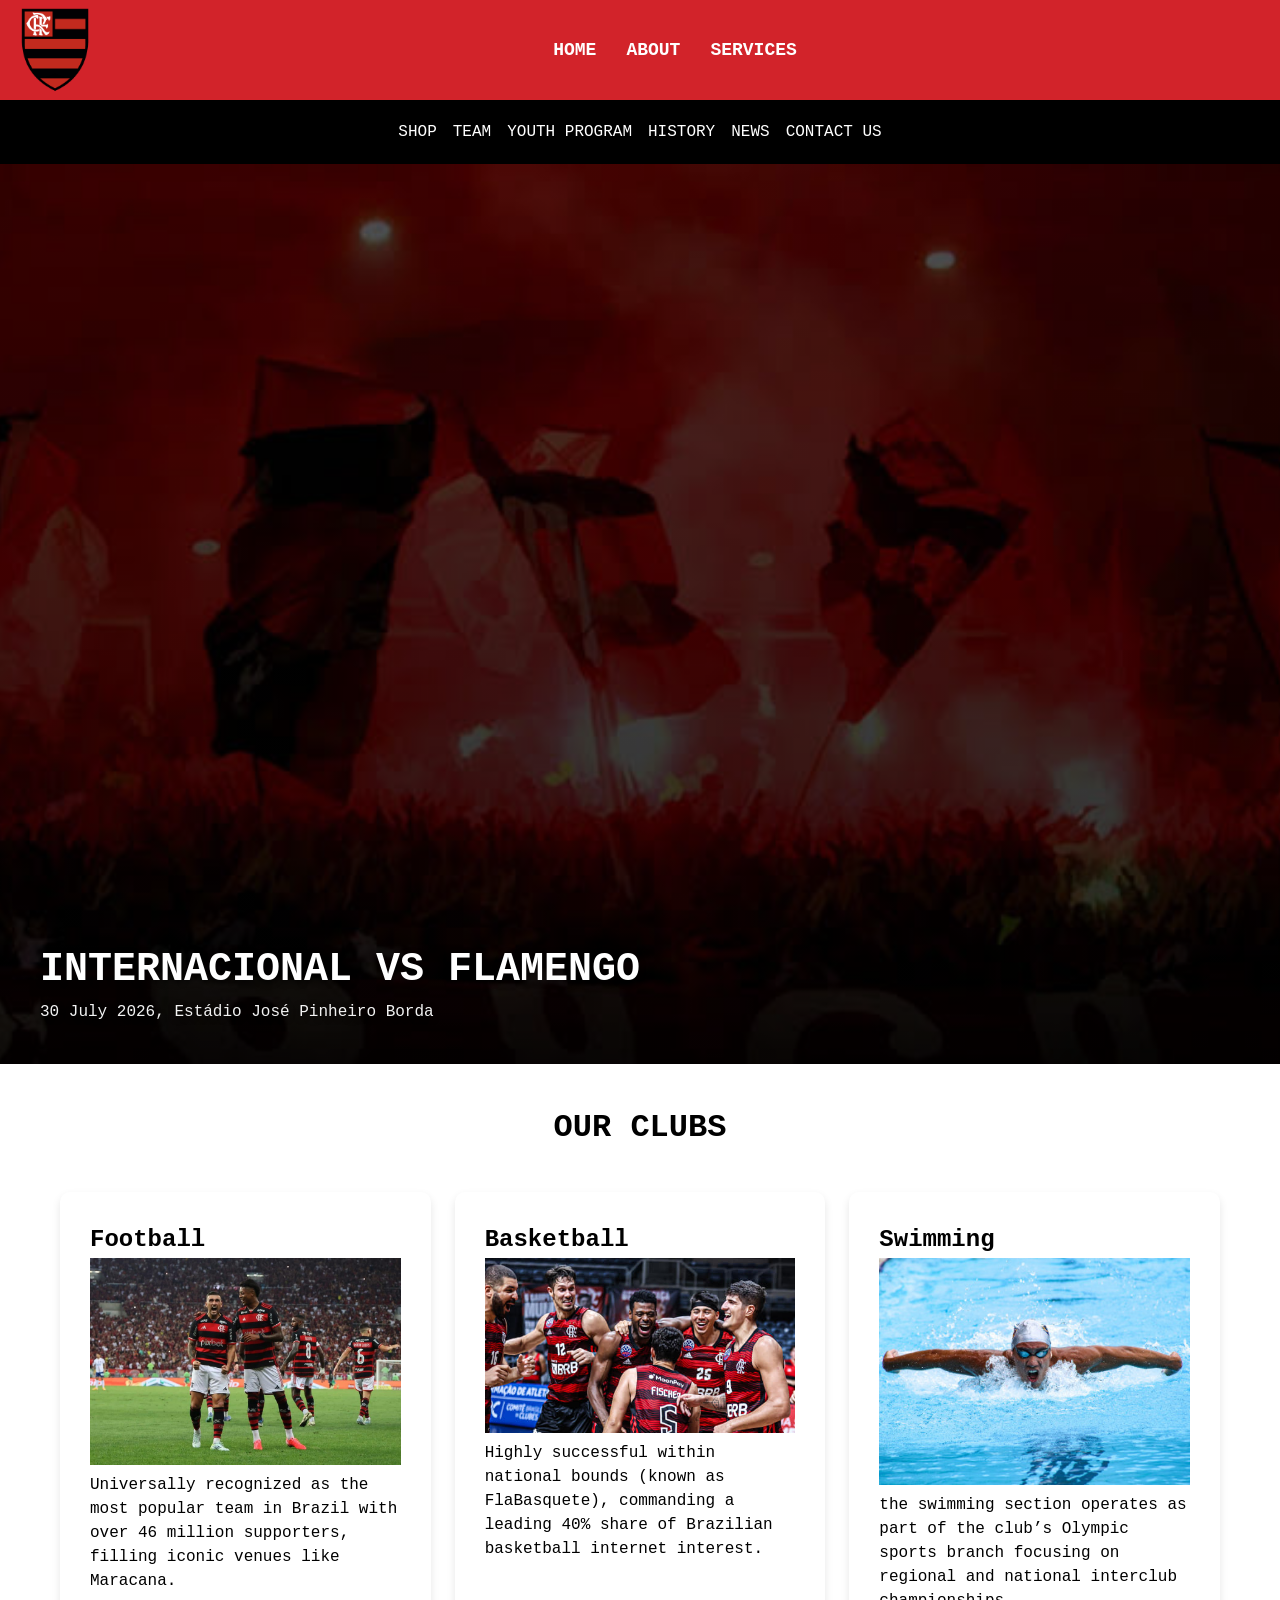
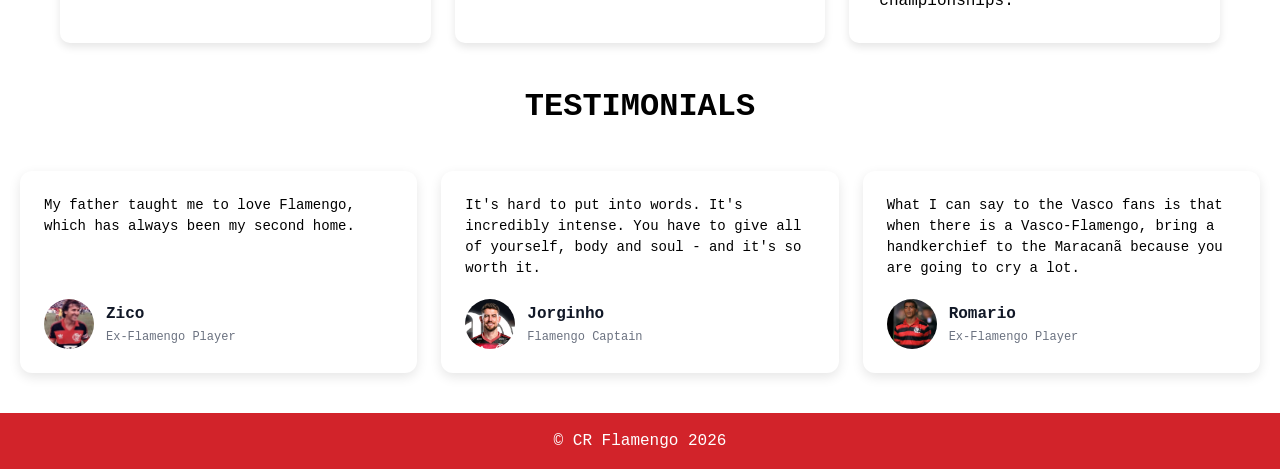
<file: index.html>
<!DOCTYPE html>
<html lang="en">
<head>
    <meta charset="UTF-8">
    <meta name="viewport" content="width=device-width, initial-scale=1.0">
    <title>CR Flamengo</title>
    <link rel="stylesheet" href="css/main.css">
</head>
<body>
    <header class="navigation">
        <nav class="primary-navbar">
            <div class="logo-container"></div>

            <div class="nav-links">
                <a href="">HOME</a>
                <a href="about.html">ABOUT</a>
                <a href="services.html">SERVICES</a>
            </div>
        </nav>

        <nav class="secondary-navbar">
            <div class="secondary-links">
                <a href="#">SHOP</a>
                <a href="team.html">TEAM</a>
                <a href="#">YOUTH PROGRAM</a>
                <a href="#">HISTORY</a>
                <a href="#">NEWS</a>
                <a href="contact.html">CONTACT US</a>
            </div>
        </nav>
    </header>


    <main>
        <section class="hero">
            <div class="hero-content">
                <h1>INTERNACIONAL VS FLAMENGO</h1>
                <p>30 July 2026, Estádio José Pinheiro Borda</p>
            </div>
        </section>

        <section class="club-section">
            <h2>OUR CLUBS</h2>
            <div class="clubs">

                <div class="club-card football">
                    <h3>Football</h3>
                    <img src="images/football.jpeg" alt="Flamengo Football Team">
                    <p class="card-text">
                        Universally recognized as the most popular team in Brazil with over 46 million supporters, filling iconic venues like Maracana.
                    </p>
                </div>

                <div class="club-card basketball">
                    <div class="card-content">
                        <h3>Basketball</h3>
                        <img src="images/basketball.jpeg" alt="Flamengo Basketball Team">
                        <p class="card-text">
                            Highly successful within national bounds (known as FlaBasquete), commanding a leading 40% share of Brazilian basketball internet interest.
                        </p>
                    </div>
                </div>

                <div class="club-card swimming">
                    <div class="card-content">
                        <h3>Swimming</h3>
                        <img src="images/swimming.jpg" alt="Flamengo Swim Team">
                        <p class="card-text">
                            the swimming section operates as part of the club’s Olympic sports branch focusing on regional and national interclub championships.
                        </p>
                    </div>
                </div>
            </div>
        </section>

        <section class="testimonial-section">
            <h2>TESTIMONIALS</h2>
            <div class="testimonials" >
                <div class="testimonial-card" id="zico">
                    <p class="testimonial-text">
                            My father taught me to love Flamengo, which has always been my second home.
                    </p>
                    <div class="testimonial-profile">
                        <img src="images/zico.jpeg" alt="User Photo" class="profile-img">
                        <div class="profile-info">
                            <h3 class="profile-name">Zico</h3>
                            <p class="profile-title">Ex-Flamengo Player</p>
                        </div>
                    </div>
            </div>

                    <div class="testimonial-card" id="jorginho">
                        <p class="testimonial-text">
                            It's hard to put into words. It's incredibly intense. You have to give all of yourself, body and soul - and it's so worth it.
                        </p>
                        <div class="testimonial-profile">
                            <img src="images/jorginho.webp" alt="User Photo" class="profile-img">
                            <div class="profile-info">
                                <h3 class="profile-name">Jorginho</h3>
                                <p class="profile-title">Flamengo Captain</p>
                            </div>
                        </div>
                    </div>

                <div class="testimonial-card" id="romario">
                    <p class="testimonial-text">
                        What I can say to the Vasco fans is that when there is a Vasco-Flamengo, bring a handkerchief to the Maracanã because you are going to cry a lot.
                    </p>
                    <div class="testimonial-profile">
                        <img src="images/romario.jpeg" alt="User Photo" class="profile-img">
                        <div class="profile-info">                                <h3 class="profile-name">Romario</h3>
                            <p class="profile-title">Ex-Flamengo Player</p>
                        </div>
                    </div>
                </div>
            </div>
        </section>
    </main>

    <footer>
        <p>&copy; CR Flamengo 2026</p>
    </footer>
</body>
</html>
</file>
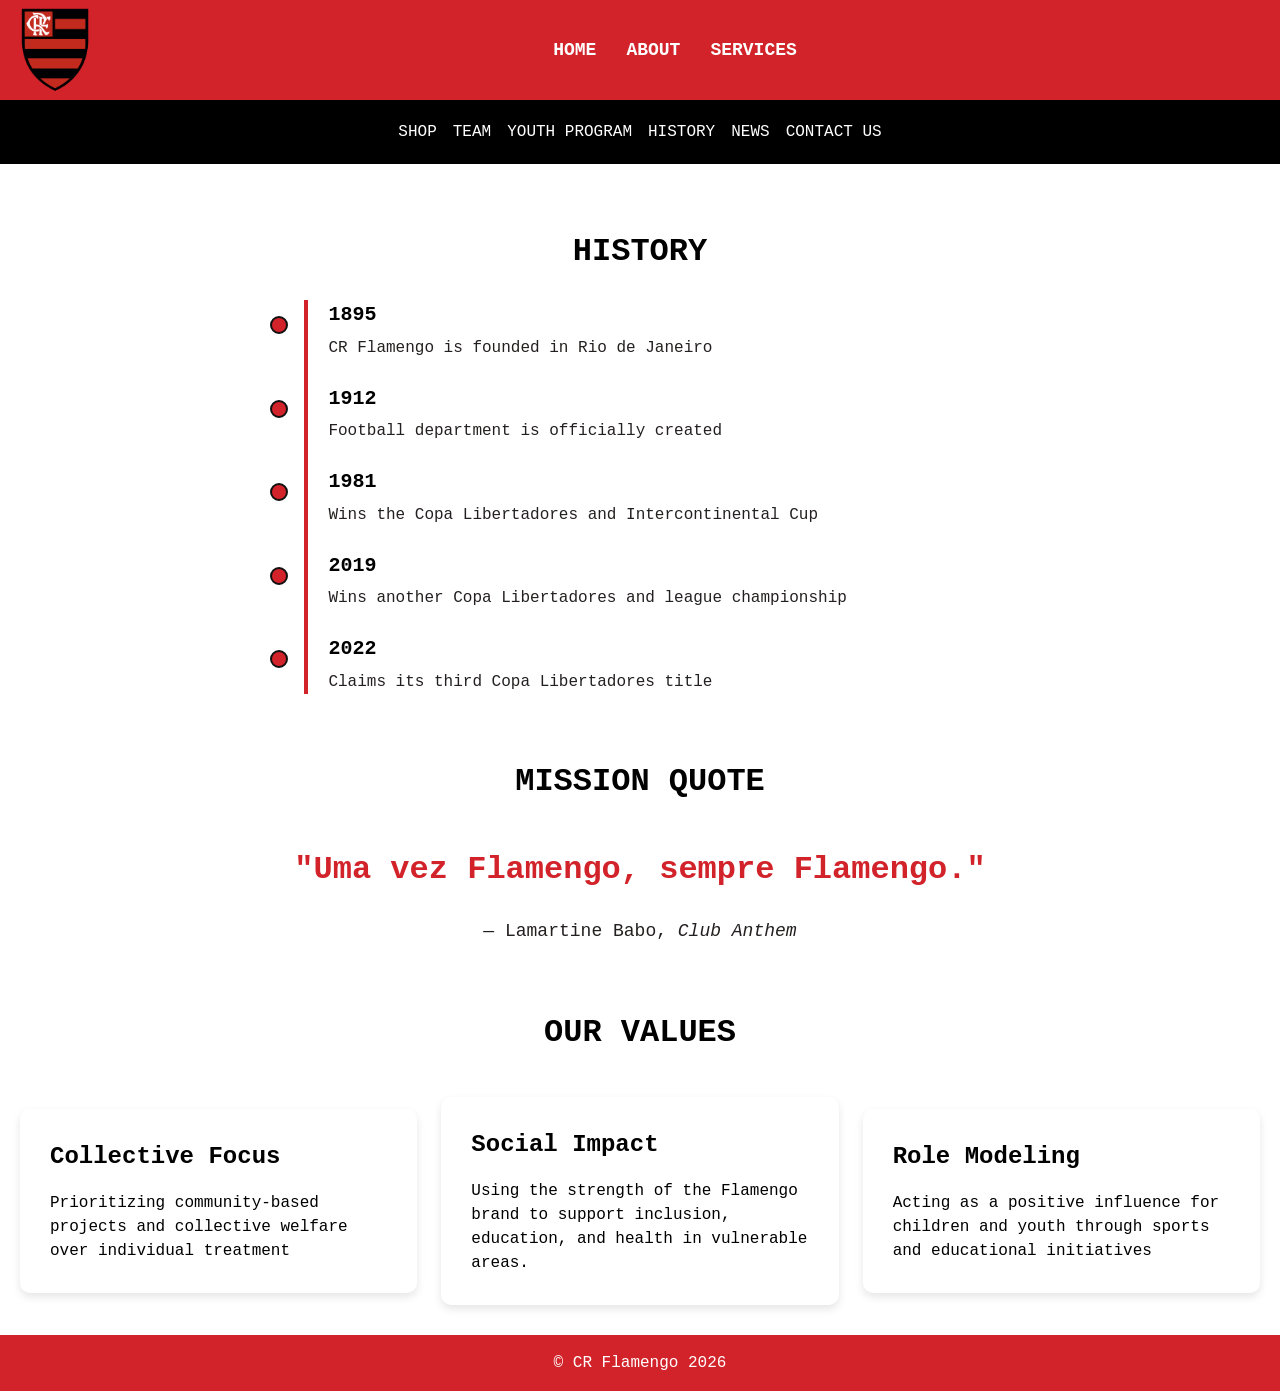
<file: about.html>
<!DOCTYPE html>
<html lang="en">
<head>
    <meta charset="UTF-8">
    <meta name="viewport" content="width=device-width, initial-scale=1.0">
    <title>CR Flamengo</title>
    <link rel="stylesheet" href="css/main.css">
</head>
<body>
    <header class="navigation">
        <nav class="primary-navbar">
            <div class="logo-container"></div>

            <div class="nav-links">
                <a href="index.html">HOME</a>
                <a href="">ABOUT</a>
                <a href="services.html">SERVICES</a>
            </div>
        </nav>

        <nav class="secondary-navbar">
            <div class="secondary-links">
                <a href="#">SHOP</a>
                <a href="team.html">TEAM</a>
                <a href="#">YOUTH PROGRAM</a>
                <a href="#">HISTORY</a>
                <a href="#">NEWS</a>
                <a href="contact.html">CONTACT US</a>
            </div>
        </nav>
    </header>

    <main>
        <section class="timeline">
            <h2 class="timeline-title">HISTORY</h2>

            <dl class="timeline-list">
                <div class="timeline-item">
                    <dt>1895</dt>
                    <dd>CR Flamengo is founded in Rio de Janeiro</dd>
                </div>

                <div class="timeline-item">
                    <dt>1912</dt>
                    <dd>Football department is officially created</dd>
                </div>

                <div class="timeline-item">
                    <dt>1981</dt>
                    <dd>Wins the Copa Libertadores and Intercontinental Cup</dd>
                </div>

                <div class="timeline-item">
                    <dt>2019</dt>
                    <dd>Wins another Copa Libertadores and league championship</dd>
                </div>

                <div class="timeline-item">
                    <dt>2022</dt>
                    <dd>Claims its third Copa Libertadores title</dd>
                </div>
            </dl>
        </section>

        <section>
            <h2>MISSION QUOTE</h2>

            <blockquote>
                <p class="quote-text">"Uma vez Flamengo, sempre Flamengo."</p>
                <p class="quote-source">— Lamartine Babo, <cite>Club Anthem</cite></p>
            </blockquote>
        </section>

        <section>
            <h2>OUR VALUES</h2>

            <div class="our-values">
                <div class="value-card">
                    <h3>Collective Focus</h3>
                    <p>
                        Prioritizing community-based projects and collective welfare over individual treatment
                    </p>
                </div>

                <div class="value-card">
                    <h3>Social Impact</h3>
                    <p>
                        Using the strength of the Flamengo brand to support inclusion, education, and health in vulnerable areas.
                    </p>
                </div>

                <div class="value-card">
                    <h3>Role Modeling</h3>
                    <p>
                        Acting as a positive influence for children and youth through sports and educational initiatives
                    </p>
                </div>
            </div>

        </section>
    </main>

    <footer>
        <p>&copy; CR Flamengo 2026</p>
    </footer>
</body>
</html>
</file>
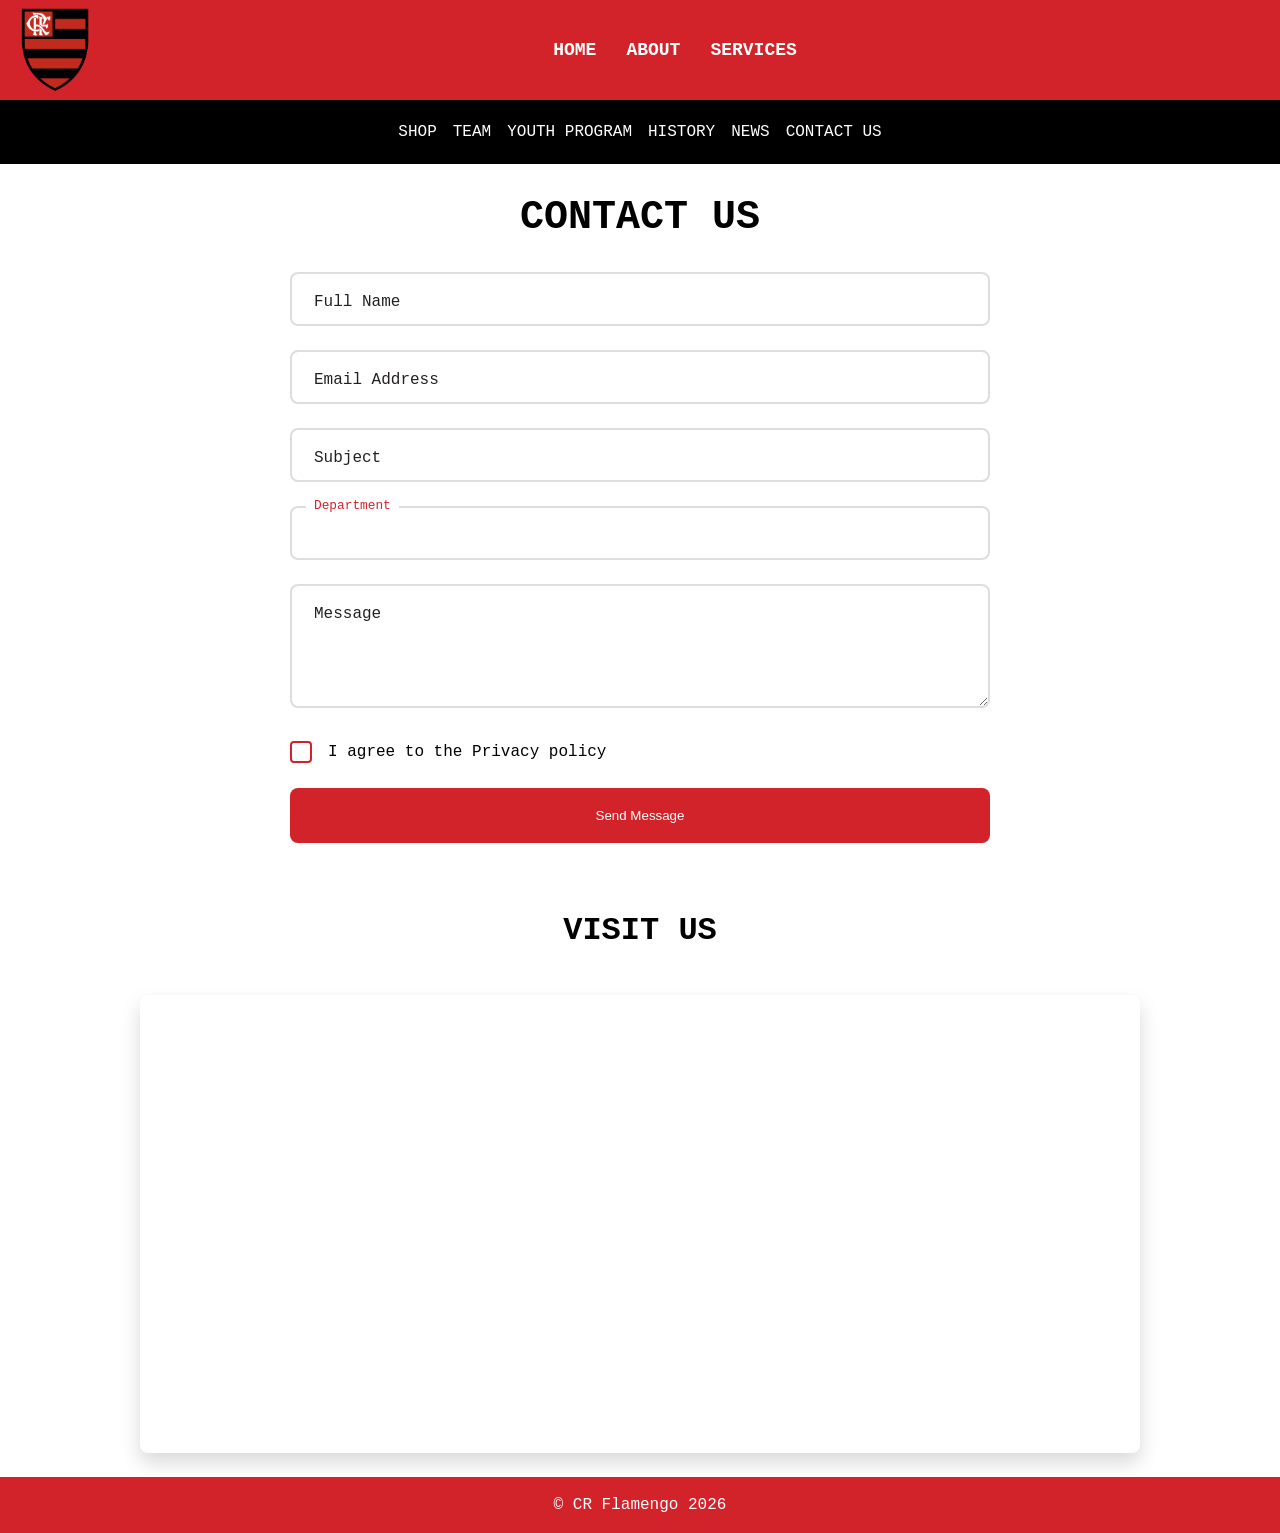
<file: contact.html>
<!DOCTYPE html>
<html lang="en">
<head>
    <meta charset="UTF-8">
    <meta name="viewport" content="width=device-width, initial-scale=1.0">
    <title>CR Flamengo</title>
    <link rel="stylesheet" href="css/main.css">
</head>
<body>
    <header class="navigation">
        <nav class="primary-navbar">
            <div class="logo-container"></div>

            <div class="nav-links">
                <a href="index.html">HOME</a>
                <a href="about.html">ABOUT</a>
                <a href="services.html">SERVICES</a>
            </div>
        </nav>

        <nav class="secondary-navbar">
            <div class="secondary-links">
                <a href="#">SHOP</a>
                <a href="team.html">TEAM</a>
                <a href="#">YOUTH PROGRAM</a>
                <a href="#">HISTORY</a>
                <a href="#">NEWS</a>
                <a href="">CONTACT US</a>
            </div>
        </nav>
    </header>

    <main>
        <section class="contact-section">
            <h1>CONTACT US</h1>
            <form action="#" class="contact-form">

                <div class="input-group">
                    <input type="text" name="name" id="name" placeholder=" " required>
                    <label for="name">Full Name</label>
                </div>

                <div class="input-group">
                    <input type="email" name="email" id="email" placeholder=" " required>
                    <label for="email">Email Address</label>
                </div>

                <div class="input-group">
                    <input type="text" name="subject" id="subject" placeholder=" " required>
                    <label for="subject">Subject</label>
                </div>

                <div class="input-group">
                    <select name="department" id="department">
                        <option value="" selected disabled></option>
                        <option value="">General Enquiry</option>
                        <option value="">Ticket Support</option>
                        <option value="">Membership</option>
                        <option value="">Merch</option>
                    </select>
                    <label for="department">Department</label>
                </div>

                <div class="input-group">
                    <textarea name="message" id="message" rows="6" placeholder=" " required></textarea>
                    <label for="message">Message</label>
                </div>

                <label class="checkbox-container">
                    <input type="checkbox" name="" id="">
                    <span class="checkmark"></span>
                    <p>I agree to the Privacy policy</p>
                </label>
                    
                <button class="submit-btn">Send Message</button>
    
            </form>
        </section>

        <section class="map-section">
            <h2>VISIT US</h2>
            <div class="map-container">
                <iframe title="Maracana Stadium"
                src="https://www.google.com/maps/embed?pb=!1m18!1m12!1m3!1d940808.4974985615!2d-44.449671421874996!3d-22.912146500000002!2m3!1f0!2f0!3f0!3m2!1i1024!2i768!4f13.1!3m3!1m2!1s0x997e5dba888b0d%3A0xf5f33188ee6274e5!2sEst%C3%A1dio%20Jornalista%20M%C3%A1rio%20Filho!5e0!3m2!1sen!2sin!4v1785299958353!5m2!1sen!2sin" width="600" height="450" style="border:0;" allowfullscreen="" loading="lazy" referrerpolicy="strict-origin-when-cross-origin">

                </iframe>
            </div>
        </section>
    </main>

    <footer>
        <p>&copy; CR Flamengo 2026</p>
    </footer>
</body>
</html>
</file>
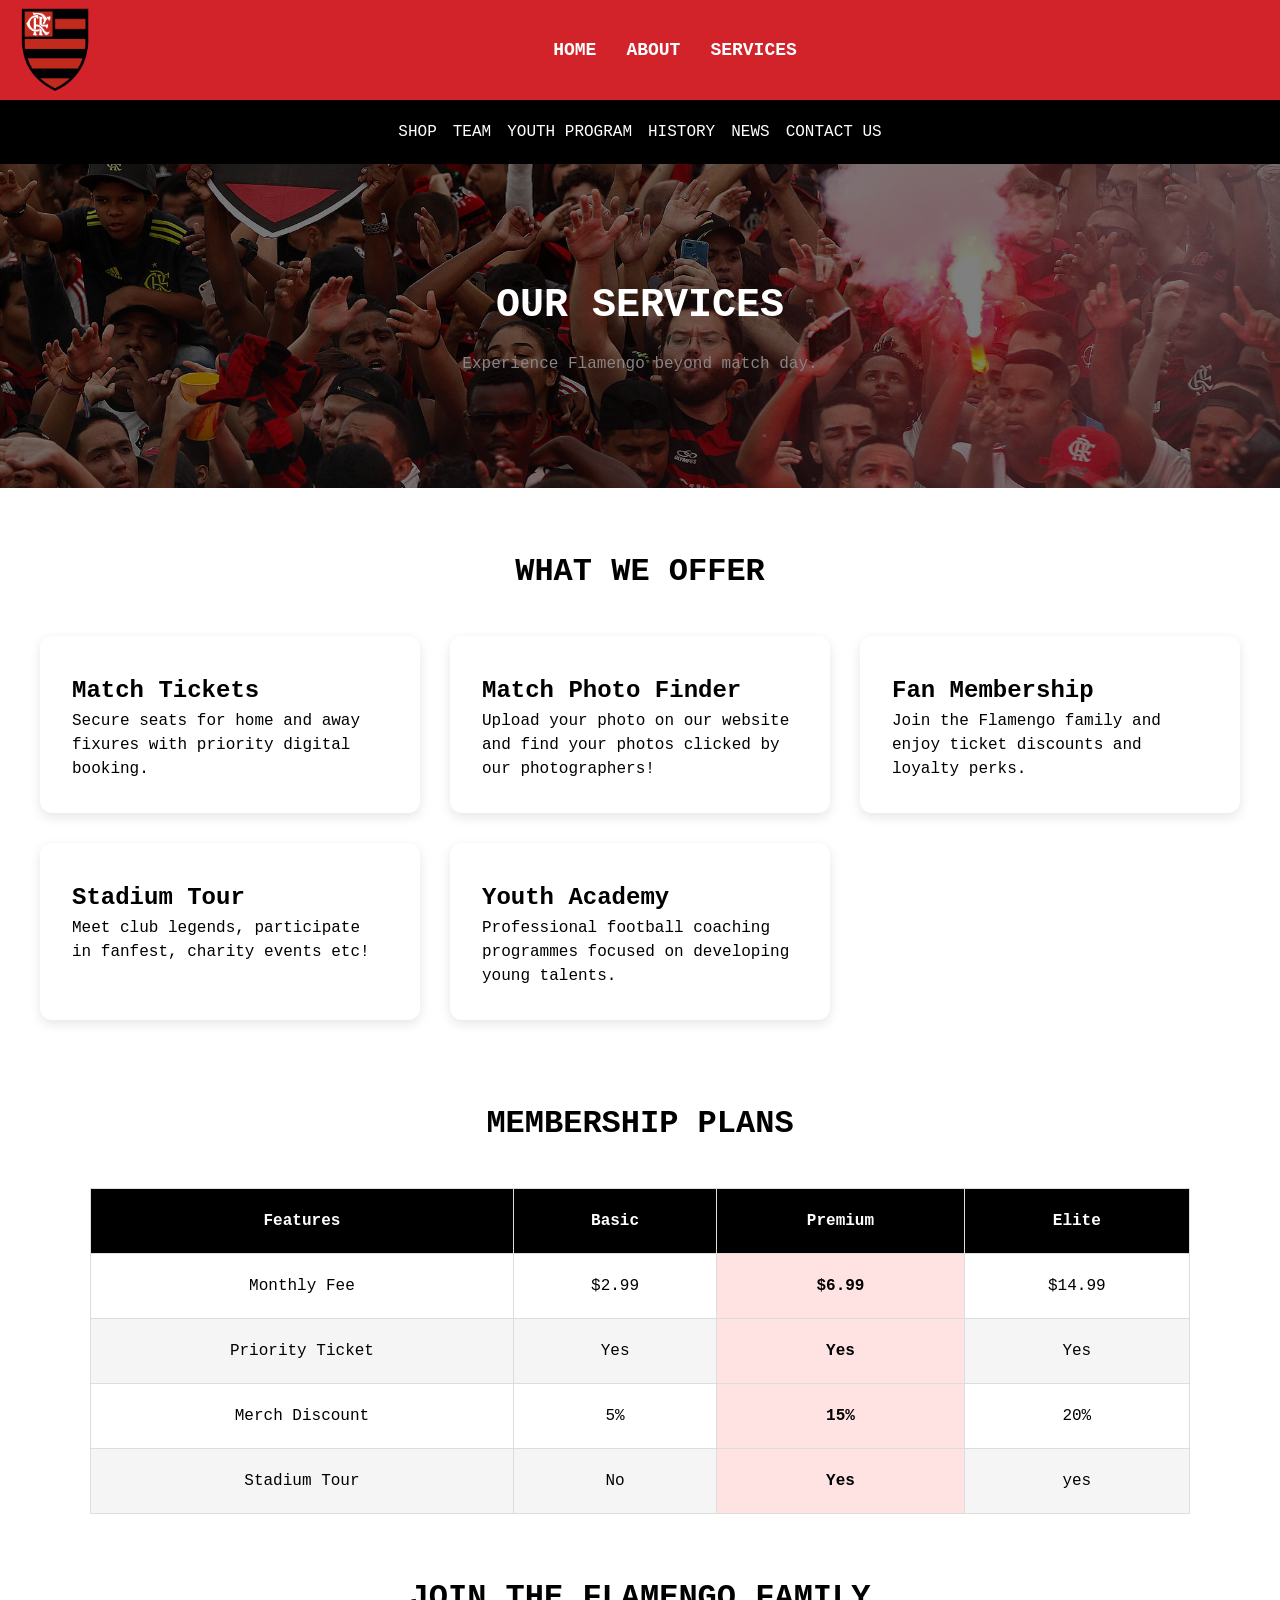
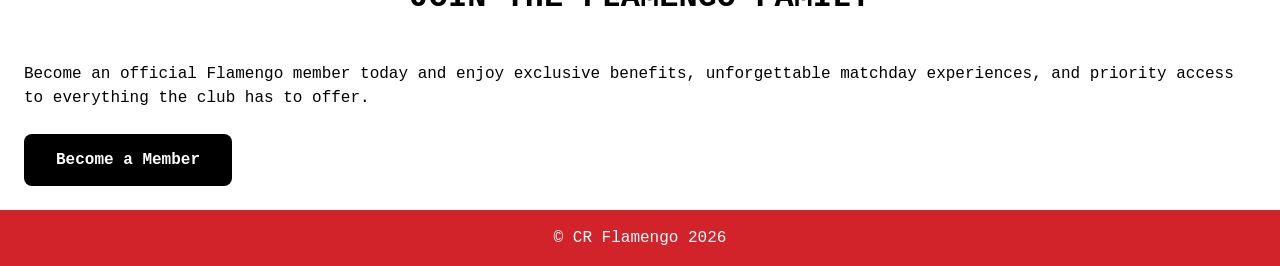
<file: services.html>
<!DOCTYPE html>
<html lang="en">
<head>
    <meta charset="UTF-8">
    <meta name="viewport" content="width=device-width, initial-scale=1.0">
    <title>CR Flamengo</title>
    <link rel="stylesheet" href="css/main.css">
</head>
<body>
    <header class="navigation">
        <nav class="primary-navbar">
            <div class="logo-container"></div>

            <div class="nav-links">
                <a href="index.html">HOME</a>
                <a href="about.html">ABOUT</a>
                <a href="">SERVICES</a>
            </div>
        </nav>

        <nav class="secondary-navbar">
            <div class="secondary-links">
                <a href="#">SHOP</a>
                <a href="team.html">TEAM</a>
                <a href="#">YOUTH PROGRAM</a>
                <a href="#">HISTORY</a>
                <a href="#">NEWS</a>
                <a href="contact.html">CONTACT US</a>
            </div>
        </nav>
    </header>

    <main>
        <section class="services-hero">
            <h1>OUR SERVICES</h1>
            <p>Experience Flamengo beyond match day.</p>
        </section>

        <section class="services-section">
            <h2>WHAT WE OFFER</h2>

            <div class="services-grid">
                <article class="service-card">
                    <h3>Match Tickets</h3>
                    <p>Secure seats for home and away fixures with priority digital booking.</p>
                </article>

                <article class="service-card">
                    <h3>Match Photo Finder</h3>
                    <p>Upload your photo on our website and find your photos clicked by our photographers!</p>
                </article>

                <article class="service-card">
                    <h3>Fan Membership</h3>
                    <p>Join the Flamengo family and enjoy ticket discounts and loyalty perks.</p>
                </article>

                <article class="service-card">
                    <h3>Stadium Tour</h3>
                    <p>Meet club legends, participate in fanfest, charity events etc!</p>
                </article>

                <article class="service-card">
                    <h3>Youth Academy</h3>
                    <p>Professional football coaching programmes focused on developing young talents.</p>
                </article>
            </div>
        </section>

        <section class="pricing-section">
            <h2>MEMBERSHIP PLANS</h2>

            <div class="table-container">

                <table class="pricing-table">
                    <thead>
                        <tr>
                            <th>Features</th>
                            <th>Basic</th>
                            <th class="recommended">Premium</th>
                            <th>Elite</th>
                        </tr>
                    </thead>

                    <tr>
                        <td>Monthly Fee</td>
                        <td>$2.99</td>
                        <td class="recommended">$6.99</td>
                        <td>$14.99</td>
                    </tr>

                    <tr>
                        <td>Priority Ticket</td>
                        <td>Yes</td>
                        <td class="recommended">Yes</td>
                        <td>Yes</td>
                    </tr>

                    <tr>
                        <td>Merch Discount</td>
                        <td>5%</td>
                        <td class="recommended">15%</td>
                        <td>20%</td>
                    </tr>

                    <tr>
                        <td>Stadium Tour</td>
                        <td>No</td>
                        <td class="recommended">Yes</td>
                        <td>yes</td>
                    </tr>
                </table>
            </div>
        </section>

        <section class="cta">
            <h2>JOIN THE FLAMENGO FAMILY</h2>

            <p>Become an official Flamengo member today and enjoy exclusive benefits, unforgettable matchday experiences,
                and priority access to everything the club has to offer.
            </p>

            <a href="#" class="cta-btn">Become a Member</a>
        </section>
    </main>

    <footer>
        <p>&copy; CR Flamengo 2026</p>
    </footer>
</body>
</html>
</file>
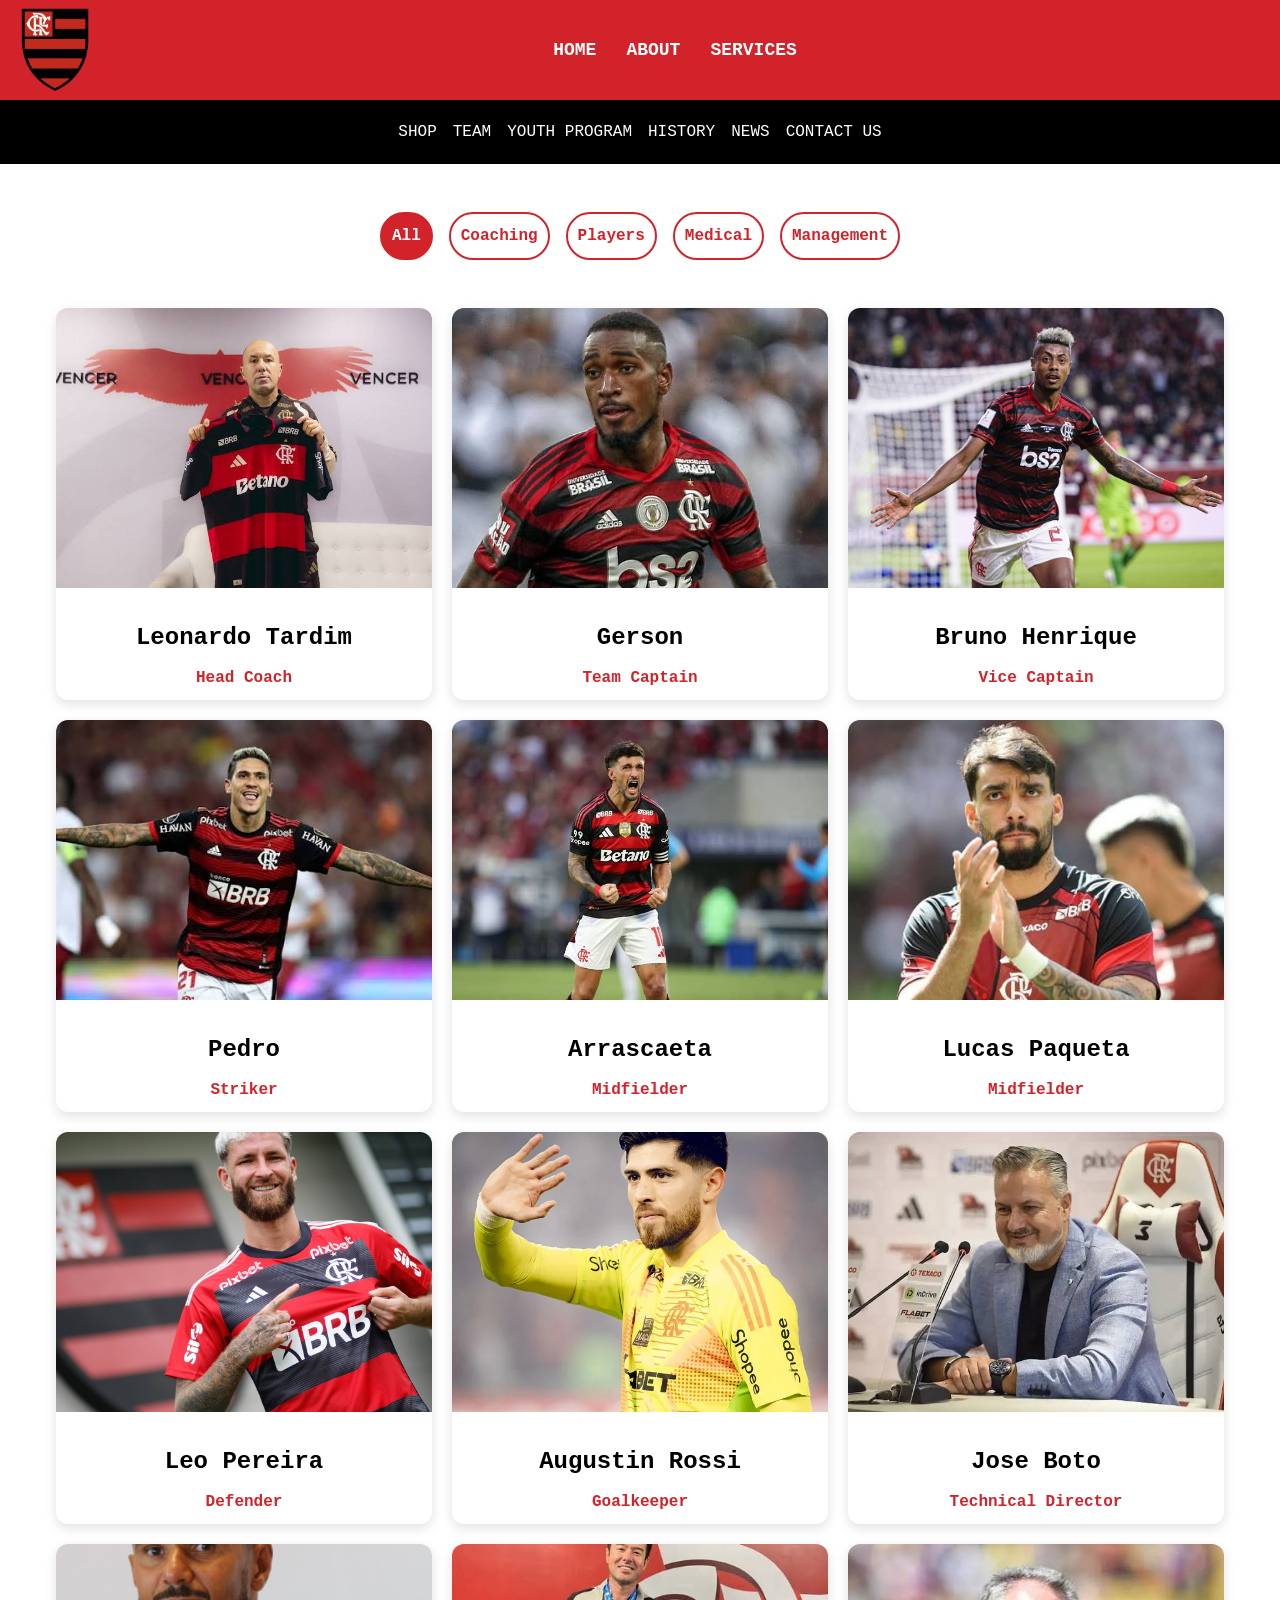
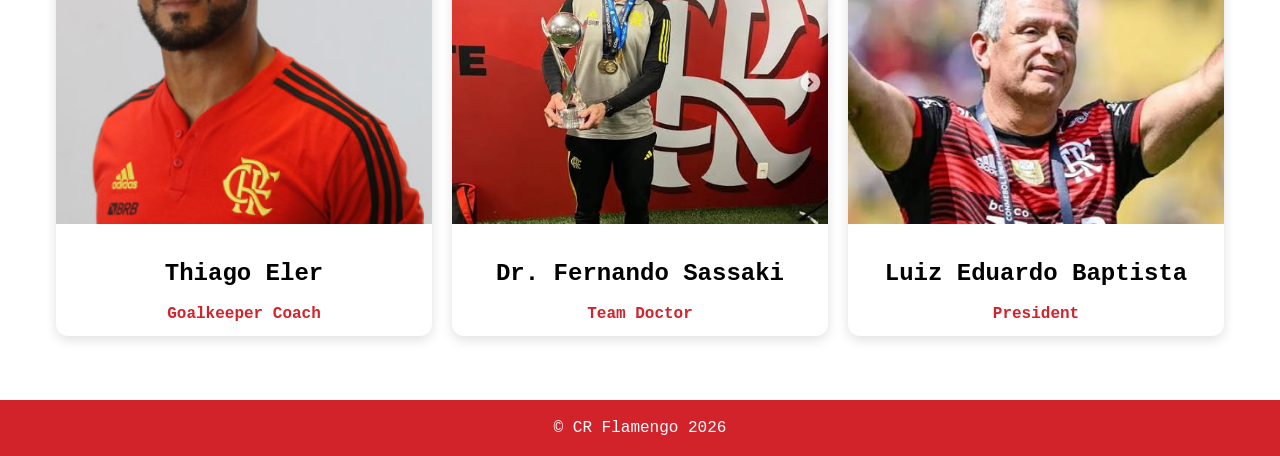
<file: team.html>
<!DOCTYPE html>
<html lang="en">
<head>
    <meta charset="UTF-8">
    <meta name="viewport" content="width=device-width, initial-scale=1.0">
    <title>CR Flamengo</title>
    <link rel="stylesheet" href="css/main.css">
</head>
<body>
    <header class="navigation">
        <nav class="primary-navbar">
            <div class="logo-container"></div>

            <div class="nav-links">
                <a href="index.html">HOME</a>
                <a href="about.html">ABOUT</a>
                <a href="services.html">SERVICES</a>
            </div>
        </nav>

        <nav class="secondary-navbar">
            <div class="secondary-links">
                <a href="#">SHOP</a>
                <a href="">TEAM</a>
                <a href="#">YOUTH PROGRAM</a>
                <a href="#">HISTORY</a>
                <a href="#">NEWS</a>
                <a href="contact.html">CONTACT US</a>
            </div>
        </nav>
    </header>

    <main>

        <input type="radio" name="department" id="all" checked>
        <input type="radio" name="department" id="coaching">
        <input type="radio" name="department" id="players">
        <input type="radio" name="department" id="medical">
        <input type="radio" name="department" id="management">

        <section class="dept-filter">
            <label for="all" class="filter-btn">All</label>
            <label for="coaching" class="filter-btn">Coaching</label>
            <label for="players" class="filter-btn">Players</label>
            <label for="medical" class="filter-btn">Medical</label>
            <label for="management" class="filter-btn">Management</label>
        </section>

        <section class="team-grid">
            <article class="team-card coaching">
                <img src="images/coach.jpeg" alt="Head Coach">
                <h3>Leonardo Tardim</h3>
                <span>Head Coach</span>
            </article>

            <article class="team-card players">
                <img src="images/gerson.jpeg" alt="Captain">
                <h3>Gerson</h3>
                <span>Team Captain</span>
            </article>

            <article class="team-card players">
                <img src="images/bruno.jpg" alt="Vice Captain">
                <h3>Bruno Henrique</h3>
                <span>Vice Captain</span>
            </article>

            <article class="team-card players">
                <img src="images/pedro.jpeg" alt="Pedro">
                <h3>Pedro</h3>
                <span>Striker</span>
            </article>

            <article class="team-card players">
                <img src="images/arrascaeta.jpeg" alt="Arrascaeta">
                <h3>Arrascaeta</h3>
                <span>Midfielder</span>
            </article>

            <article class="team-card players">
                <img src="images/paqueta.jpeg" alt="Paqueta">
                <h3>Lucas Paqueta</h3>
                <span>Midfielder</span>
            </article>

            <article class="team-card players">
                <img src="images/leo pereira.jpg" alt="Paqueta">
                <h3>Leo Pereira</h3>
                <span>Defender</span>
            </article>

            <article class="team-card players">
                <img src="images/rossi.webp" alt="Paqueta">
                <h3>Augustin Rossi</h3>
                <span>Goalkeeper</span>
            </article>

            <article class="team-card management">
                <img src="images/tech_director.jpeg" alt="Technical Director">
                <h3>Jose Boto</h3>
                <span>Technical Director</span>
            </article>

            <article class="team-card coaching">
                <img src="images/gk_coach.jpg" alt="GK Coach">
                <h3>Thiago Eler</h3>
                <span>Goalkeeper Coach</span>
            </article>

            <article class="team-card medical">
                <img src="images/doctor.jpeg" alt="doctor">
                <h3>Dr. Fernando Sassaki</h3>
                <span>Team Doctor</span>
            </article>

            <article class="team-card management">
                <img src="images/president.jpeg" alt="president">
                <h3>Luiz Eduardo Baptista</h3>
                <span>President</span>
            </article>
        </section>
    </main>

    <footer>
        <p>&copy; CR Flamengo 2026</p>
    </footer>
</body>
</html>
</file>
<file: css/main.css>
@import url("base.css");
@import url("layout.css");
@import url("components.css");
@import url("pages.css");
</file>
